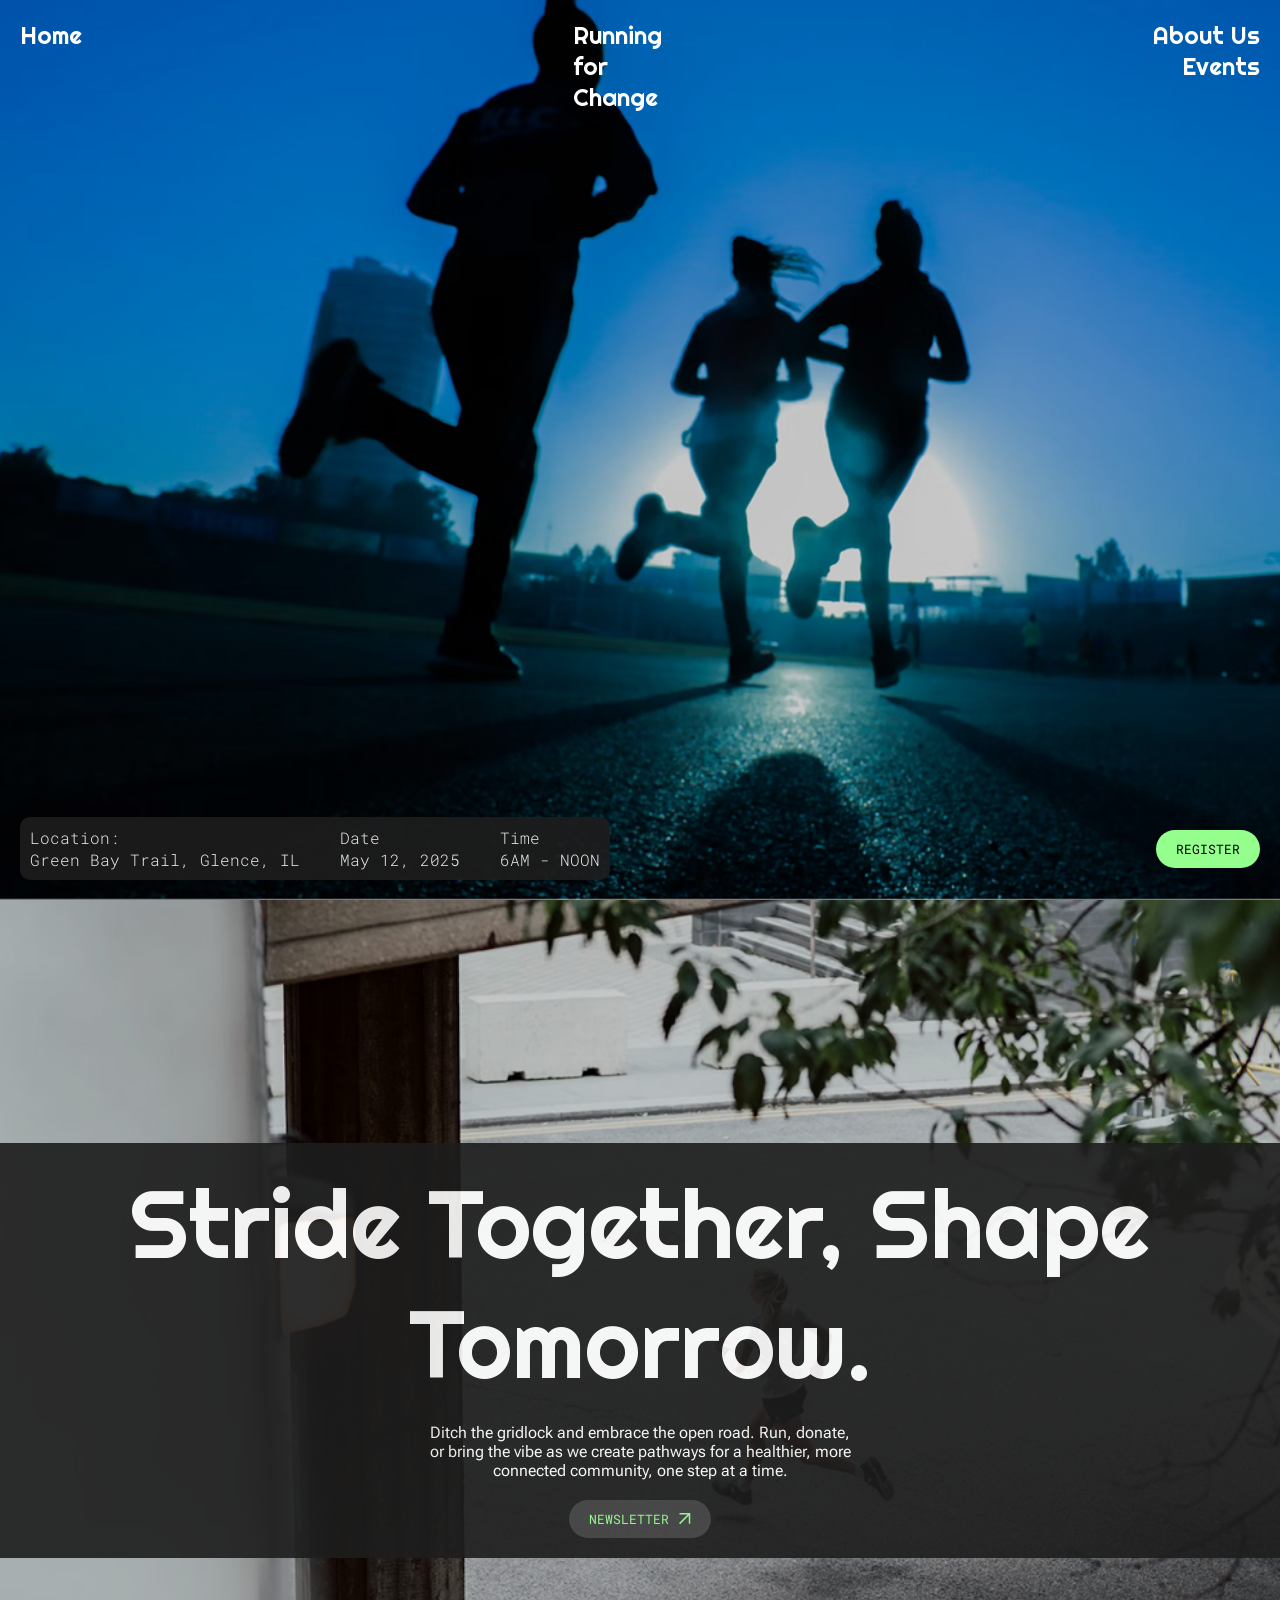
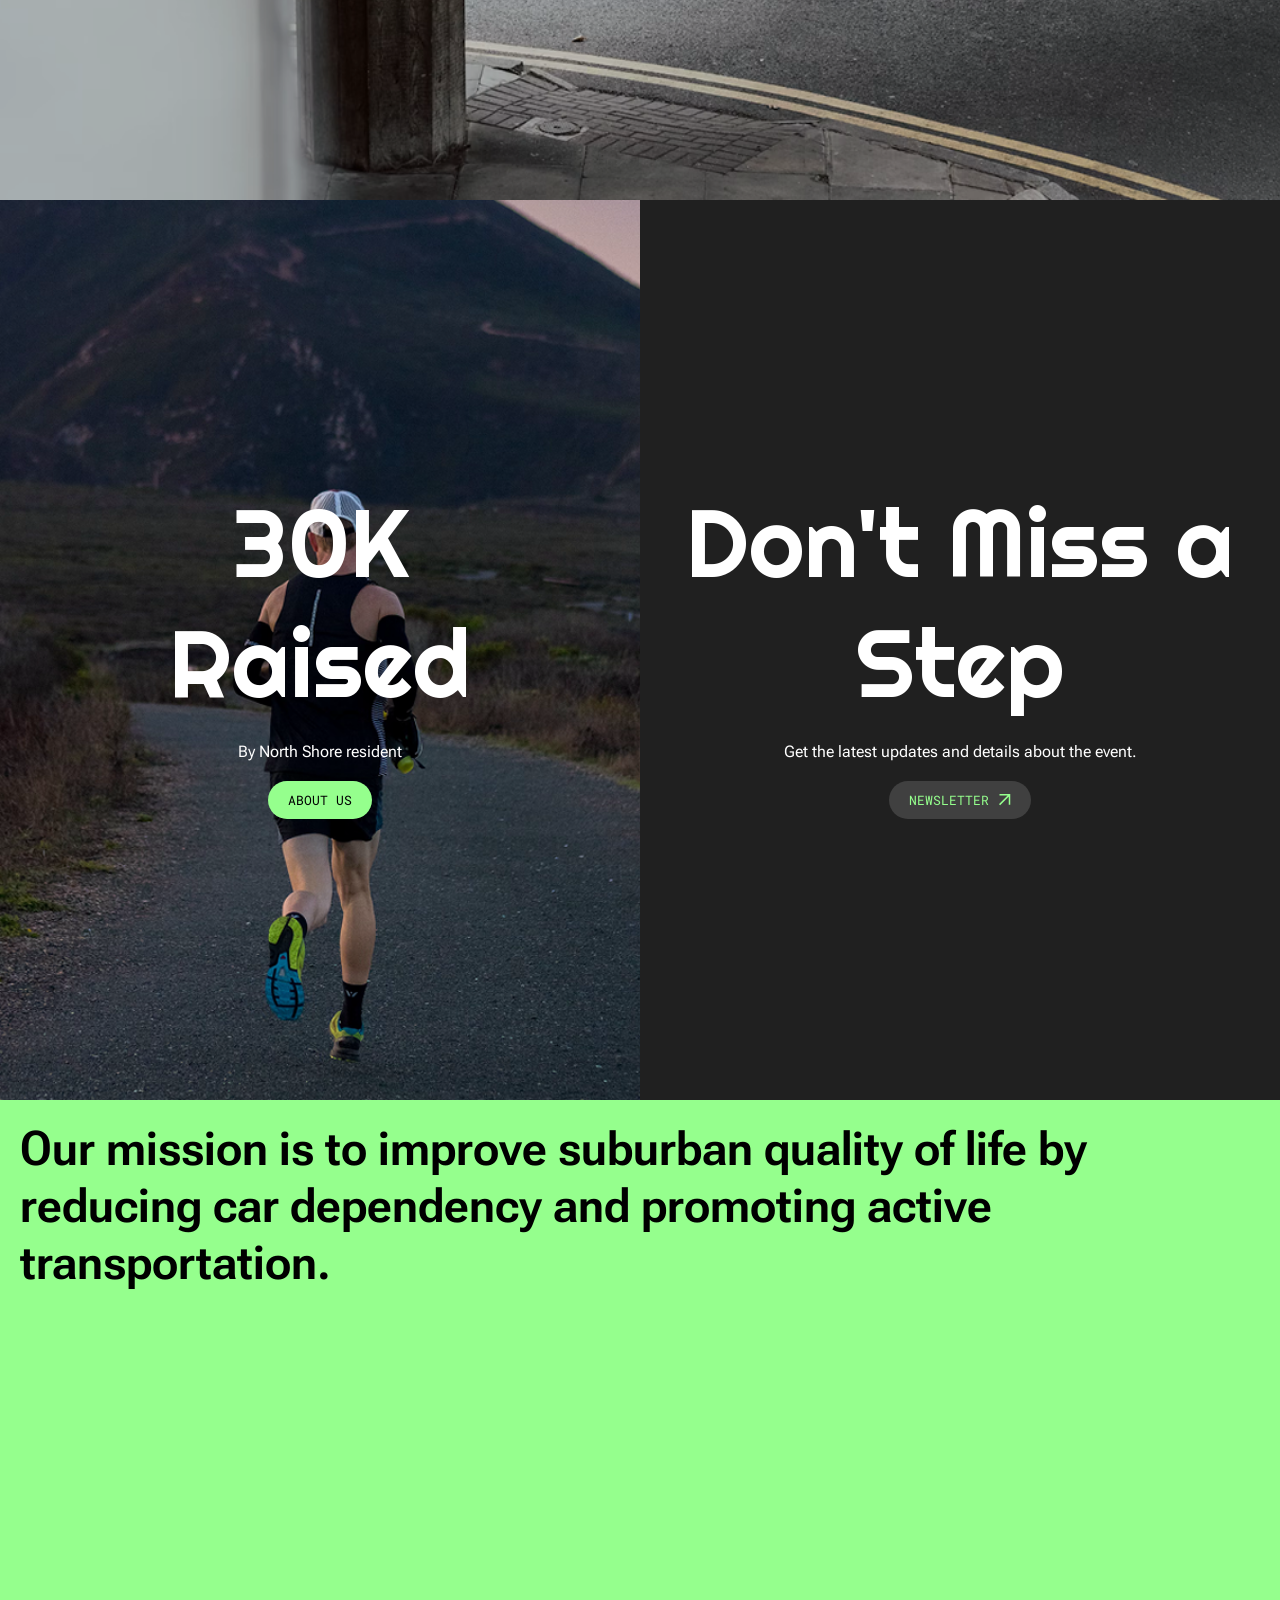
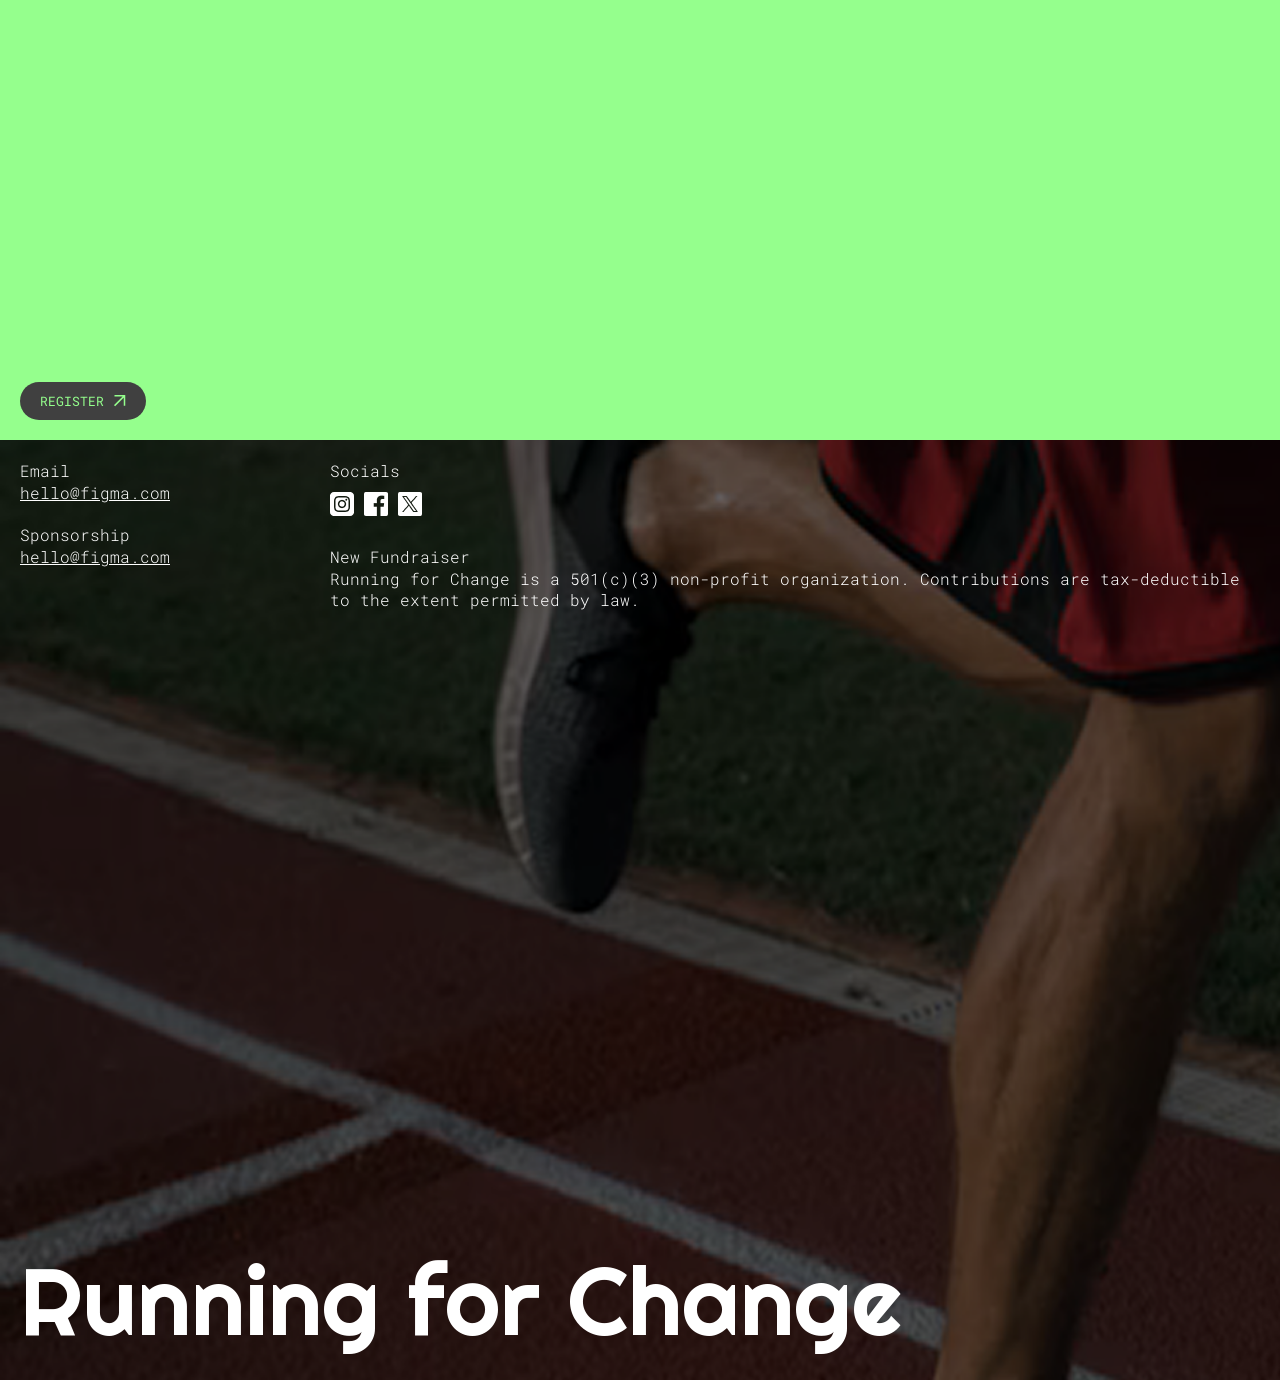
<file: index.html>
<!doctype html>
<html lang="en">
  <head>
    <meta charset="UTF-8" />
    <meta name="viewport" content="width=device-width, initial-scale=1.0" />
    <link rel="preconnect" href="https://fonts.googleapis.com" />
    <link rel="preconnect" href="https://fonts.gstatic.com" crossorigin />
    <link
      href="https://fonts.googleapis.com/css2?family=Righteous&display=swap"
      rel="stylesheet"
    />
    <link rel="preconnect" href="https://fonts.googleapis.com" />
    <link rel="preconnect" href="https://fonts.gstatic.com" crossorigin />
    <link
      href="https://fonts.googleapis.com/css2?family=Roboto+Mono:ital,wght@0,100..700;1,100..700&display=swap"
      rel="stylesheet"
    />
    <link rel="preconnect" href="https://fonts.googleapis.com" />
    <link rel="preconnect" href="https://fonts.gstatic.com" crossorigin />
    <link
      href="https://fonts.googleapis.com/css2?family=Roboto+Flex:opsz,wght,XOPQ,XTRA,YOPQ,YTDE,YTFI,YTLC,YTUC@8..144,100..1000,96,468,79,-203,738,514,712&display=swap"
      rel="stylesheet"
    />
    <link rel="stylesheet" href="style/home.css" />
    <link rel="stylesheet" href="style/styles.css" />
    <title>Home</title>
  </head>
  <body>
    <section class="hero">
      <nav>
        <ul class="navbar">
          <li><a href="#">Home</a></li>
          <li>
            <p class="heading3">
              <span>Running</span>
              <span>for</span>
              <span>Change</span>
            </p>
          </li>
          <div class="nav-right">
            <li><a href="/pages/about.html">About Us</a></li>
            <li><a href="/pages/event.html">Events</a></li>
          </div>
        </ul>
      </nav>

      <div class="container-hero">
        <div class="card-address">
          <div>
            <label>Location:</label>
            <p>Green Bay Trail, Glence, IL</p>
          </div>

          <div>
            <label>Date</label>
            <p>May 12, 2025</p>
          </div>

          <div>
            <label>Time</label>
            <p>6AM - NOON</p>
          </div>
        </div>

        <button class="main-button">REGISTER</button>
      </div>
    </section>

    <section class="secondary-hero">
      <div class="container-secondary-hero">
        <p class="heading1">Stride Together, Shape Tomorrow.</p>
        <p class="desc">
          Ditch the gridlock and embrace the open road. Run, donate, or bring
          the vibe as we create pathways for a healthier, more connected
          community, one step at a time.
        </p>
        <button class="secondary-button">
          NEWSLETTER <img src="assets/icon/Arrow_ icon.png" alt="" />
        </button>
      </div>
    </section>

    <section class="third-hero">
      <div class="left-container">
        <p class="heading1">
          30K <br />
          Raised
        </p>
        <p class="desc">By North Shore resident</p>
        <button class="main-button">ABOUT US</button>
      </div>
      <div class="right-container">
        <p class="heading1">Don't Miss a Step</p>
        <p class="desc">Get the latest updates and details about the event.</p>
        <button class="secondary-button">
          NEWSLETTER <img src="assets/icon/Arrow_ icon.png" alt="" />
        </button>
      </div>
    </section>

    <section class="fourth-section">
      <p>
        Our mission is to improve suburban quality of life by reducing car
        dependency and promoting active transportation.
      </p>
      <button class="secondary-button">
        REGISTER <img src="assets/icon/Arrow_ icon.png" alt="" />
      </button>
    </section>

    <section class="footer">
      <footer>
        <div class="container-footer">
          <div class="contact">
            <div>
              <label>Email</label>
              <p><a href="#">hello@figma.com</a></p>
            </div>
            <div>
              <label>Sponsorship</label>
              <p><a href="#">hello@figma.com</a></p>
            </div>
          </div>
          <div class="socmed">
            <div>
              <label>Socials</label>
              <div class="socmed-icon">
                <img src="assets/icon/instagram icon.png" alt="" />
                <img src="assets/icon/facebook icon.png" alt="" />
                <img src="assets/icon/x icon.png" alt="" />
              </div>
            </div>
            <div>
              <label>New Fundraiser</label>
              <p>
                Running for Change is a 501(c)(3) non-profit organization.
                Contributions are tax-deductible to the extent permitted by law.
              </p>
            </div>
          </div>
        </div>
        <p class="heading-footer">Running for Change</p>
      </footer>
    </section>
  </body>
</html>
</file>
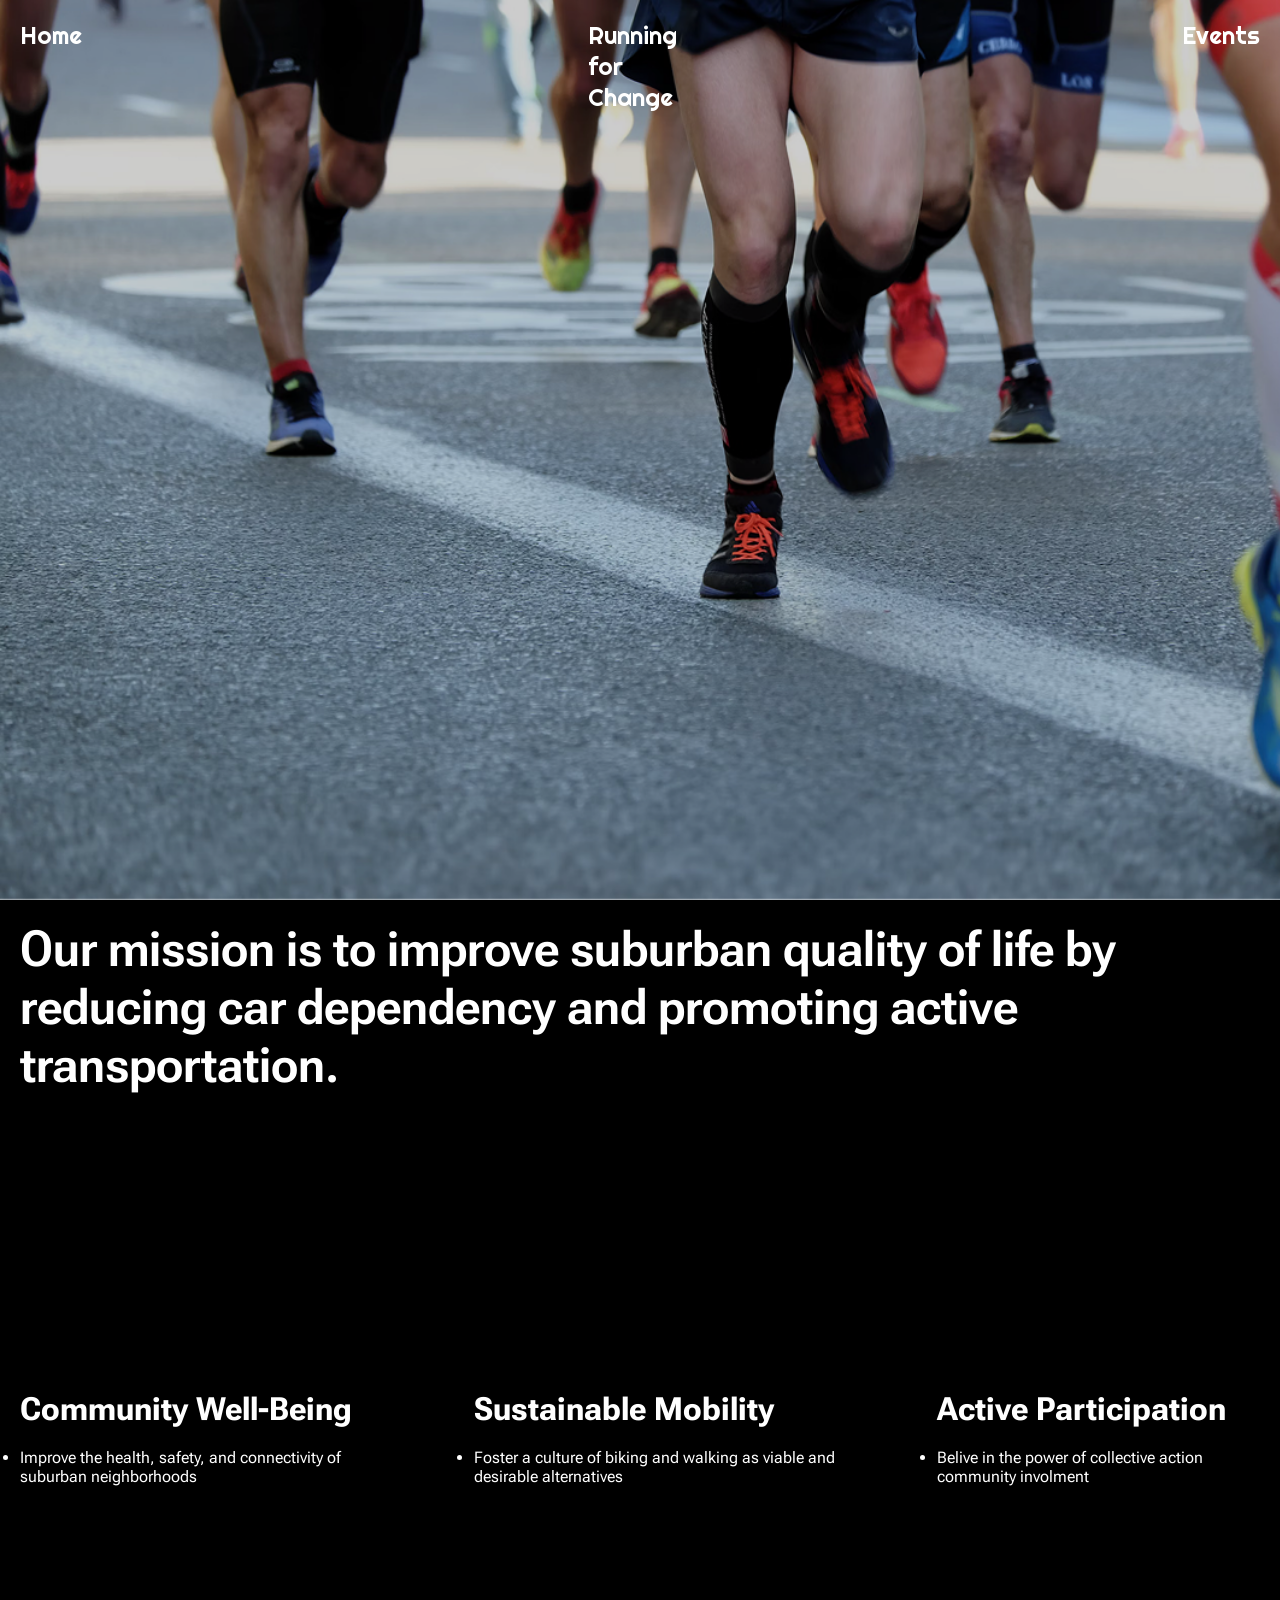
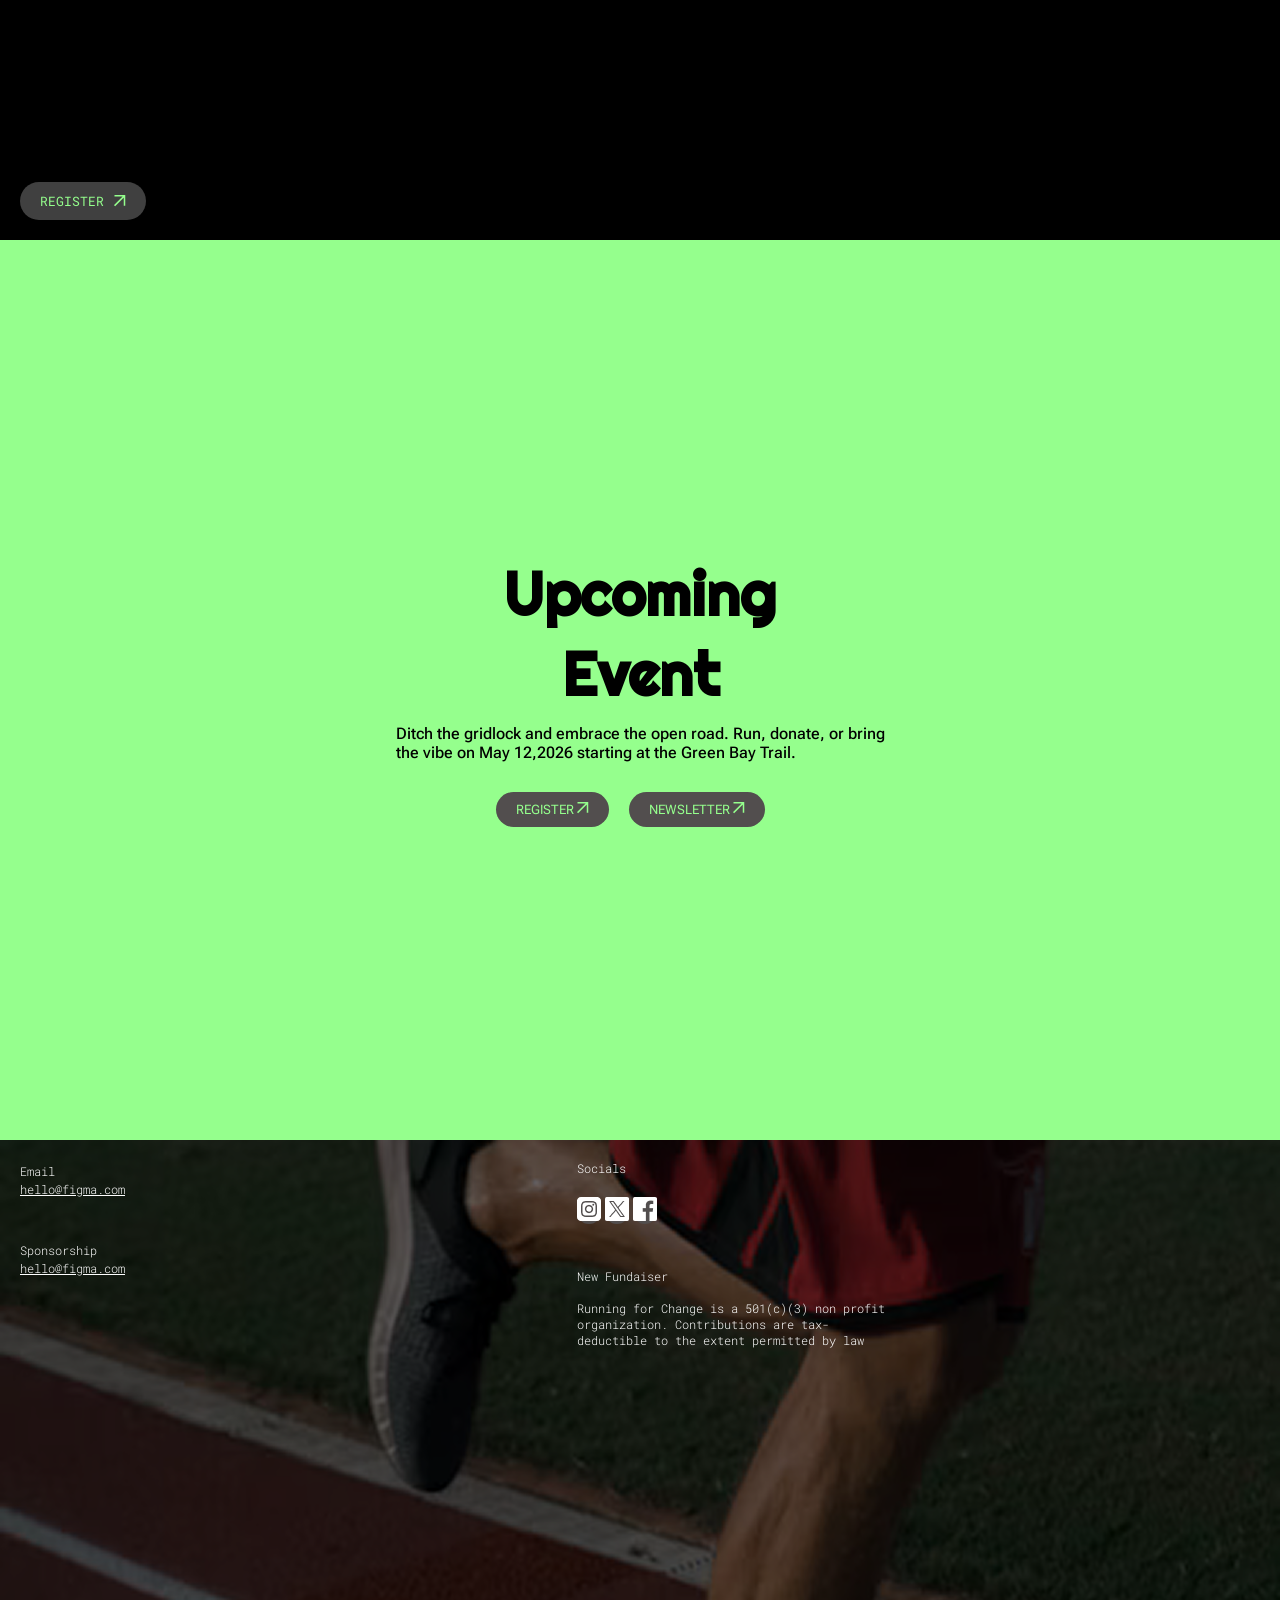
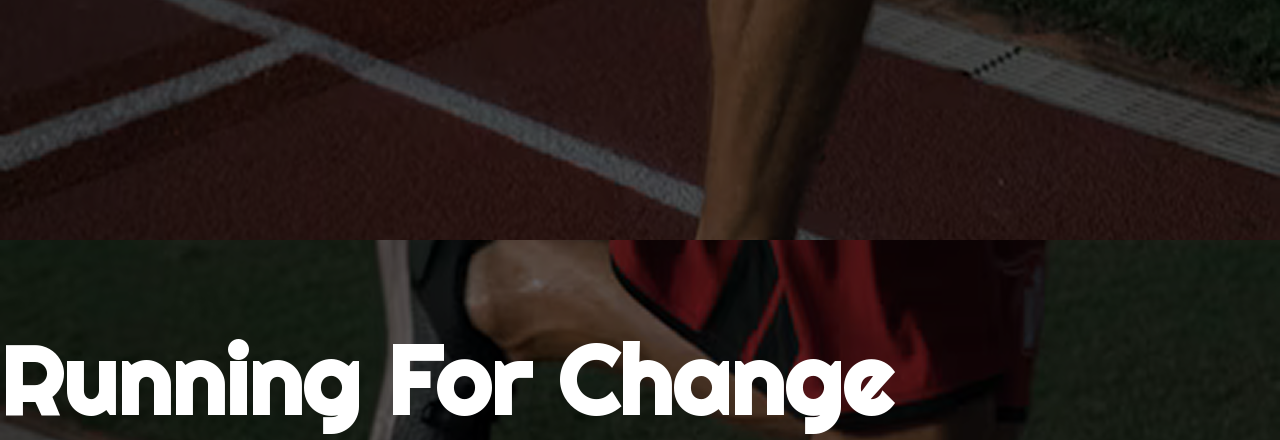
<file: pages/about.html>
<!doctype html>
<html lang="id">
  <head>
    <meta charset="UTF-8" />
    <meta name="viewport" content="width=device-width, initial-scale=1.0" />
    <title>About</title>
    <link rel="preconnect" href="https://fonts.googleapis.com" />
    <link rel="preconnect" href="https://fonts.gstatic.com" crossorigin />
    <link
      href="https://fonts.googleapis.com/css2?family=Righteous&display=swap"
      rel="stylesheet"
    />
    <link rel="preconnect" href="https://fonts.googleapis.com" />
    <link rel="preconnect" href="https://fonts.gstatic.com" crossorigin />
    <link
      href="https://fonts.googleapis.com/css2?family=Roboto+Mono:ital,wght@0,100..700;1,100..700&display=swap"
      rel="stylesheet"
    />
    <link rel="preconnect" href="https://fonts.googleapis.com" />
    <link rel="preconnect" href="https://fonts.gstatic.com" crossorigin />
    <link
      href="https://fonts.googleapis.com/css2?family=Roboto+Flex:opsz,wght,XOPQ,XTRA,YOPQ,YTDE,YTFI,YTLC,YTUC@8..144,100..1000,96,468,79,-203,738,514,712&display=swap"
      rel="stylesheet"
    />
    <link rel="stylesheet" href="../style/styles.css" />
    <link rel="stylesheet" href="../style/about.css" />
  </head>
  <body>
    <!-- section pertama -->
    <section class="hero">
      <nav>
        <ul class="navbar">
          <li><a href="../index.html">Home</a></li>
          <li>
            <p class="heading3">
              <span>Running</span>
              <span>for</span>
              <span>Change</span>
            </p>
          </li>
          <div class="nav-right">
            <li><a href="../pages/event.html">Events</a></li>
          </div>
        </ul>
      </nav>
    </section>
    <!-- section kedua -->
    <section class="secondary-hero">
      <div class="container-secondary-hero">
        <p class="upper-text">
          Our mission is to improve suburban quality of life by reducing car
          dependency and promoting active transportation.
        </p>
        <div class="all-desc-content">
          <div class="desc-content">
            <h3>Community Well-Being</h3>
            <ul>
              <li>
                Improve the health, safety, and connectivity of suburban
                neighborhoods
              </li>
            </ul>
          </div>
          <div class="desc-content">
            <h3>Sustainable Mobility</h3>
            <ul>
              <li>
                Foster a culture of biking and walking as viable and desirable
                alternatives
              </li>
            </ul>
          </div>
          <div class="desc-content">
            <h3>Active Participation</h3>
            <ul>
              <li>
                Belive in the power of collective action community involment
              </li>
            </ul>
          </div>
        </div>
        <button class="secondary-button">
          REGISTER <img src="/assets/icon/Arrow_ icon.png" alt="" />
        </button>
      </div>
    </section>
    <!-- section ketiga -->
    <section class="third-hero">
      <div>
        <div class="title-mid">
          <h1>
            Upcoming <br />
            Event
          </h1>
        </div>
        <div class="above-title-mid">
          <p>
            Ditch the gridlock and embrace the open road. Run, donate, or
            bring<br />
            the vibe on May 12,2026 starting at the Green Bay Trail.
          </p>
        </div>
        <div class="all-button-content">
          <div class="button-content">
            <button>
              REGISTER <img src="/assets/icon/Arrow_ icon.png" alt="" />
            </button>
          </div>
          <div class="button-content">
            <button>
              NEWSLETTER <img src="/assets/icon/Arrow_ icon.png" alt="" />
            </button>
          </div>
        </div>
      </div>
    </section>
    <!-- section ke empat -->
    <section class="footer">
      <div class="text-content">
        <div class="upper-section">
          <div class="upper-content1">
            <span
              >Email
              <p style="text-decoration: underline">hello@figma.com</p></span
            ><br /><br />
            <span
              >Sponsorship<br />
              <p style="text-decoration: underline">hello@figma.com</p></span
            >
          </div>
          <div class="upper-content2">
            <div class="sosials">
              <p>Socials</p>
              <br />
              <button class="social-button">
                <img src="/assets/icon/instagram icon.png" alt="" />
              </button>
              <button class="social-button">
                <img src="/assets/icon/x icon.png" alt="" />
              </button>
              <button class="social-button">
                <img src="/assets/icon/facebook icon.png" alt="" />
              </button>
              <br />
              <br />
              <br />
              <p>
                New Fundaiser <br /><br />
                Running for Change is a 501(c)(3) non profit <br />
                organization. Contributions are tax-<br />
                deductible to the extent permitted by law
              </p>
            </div>
          </div>
        </div>
        <div class="footer-section">
          <h1>Running For Change</h1>
        </div>
      </div>
    </section>
  </body>
</html>
</file>
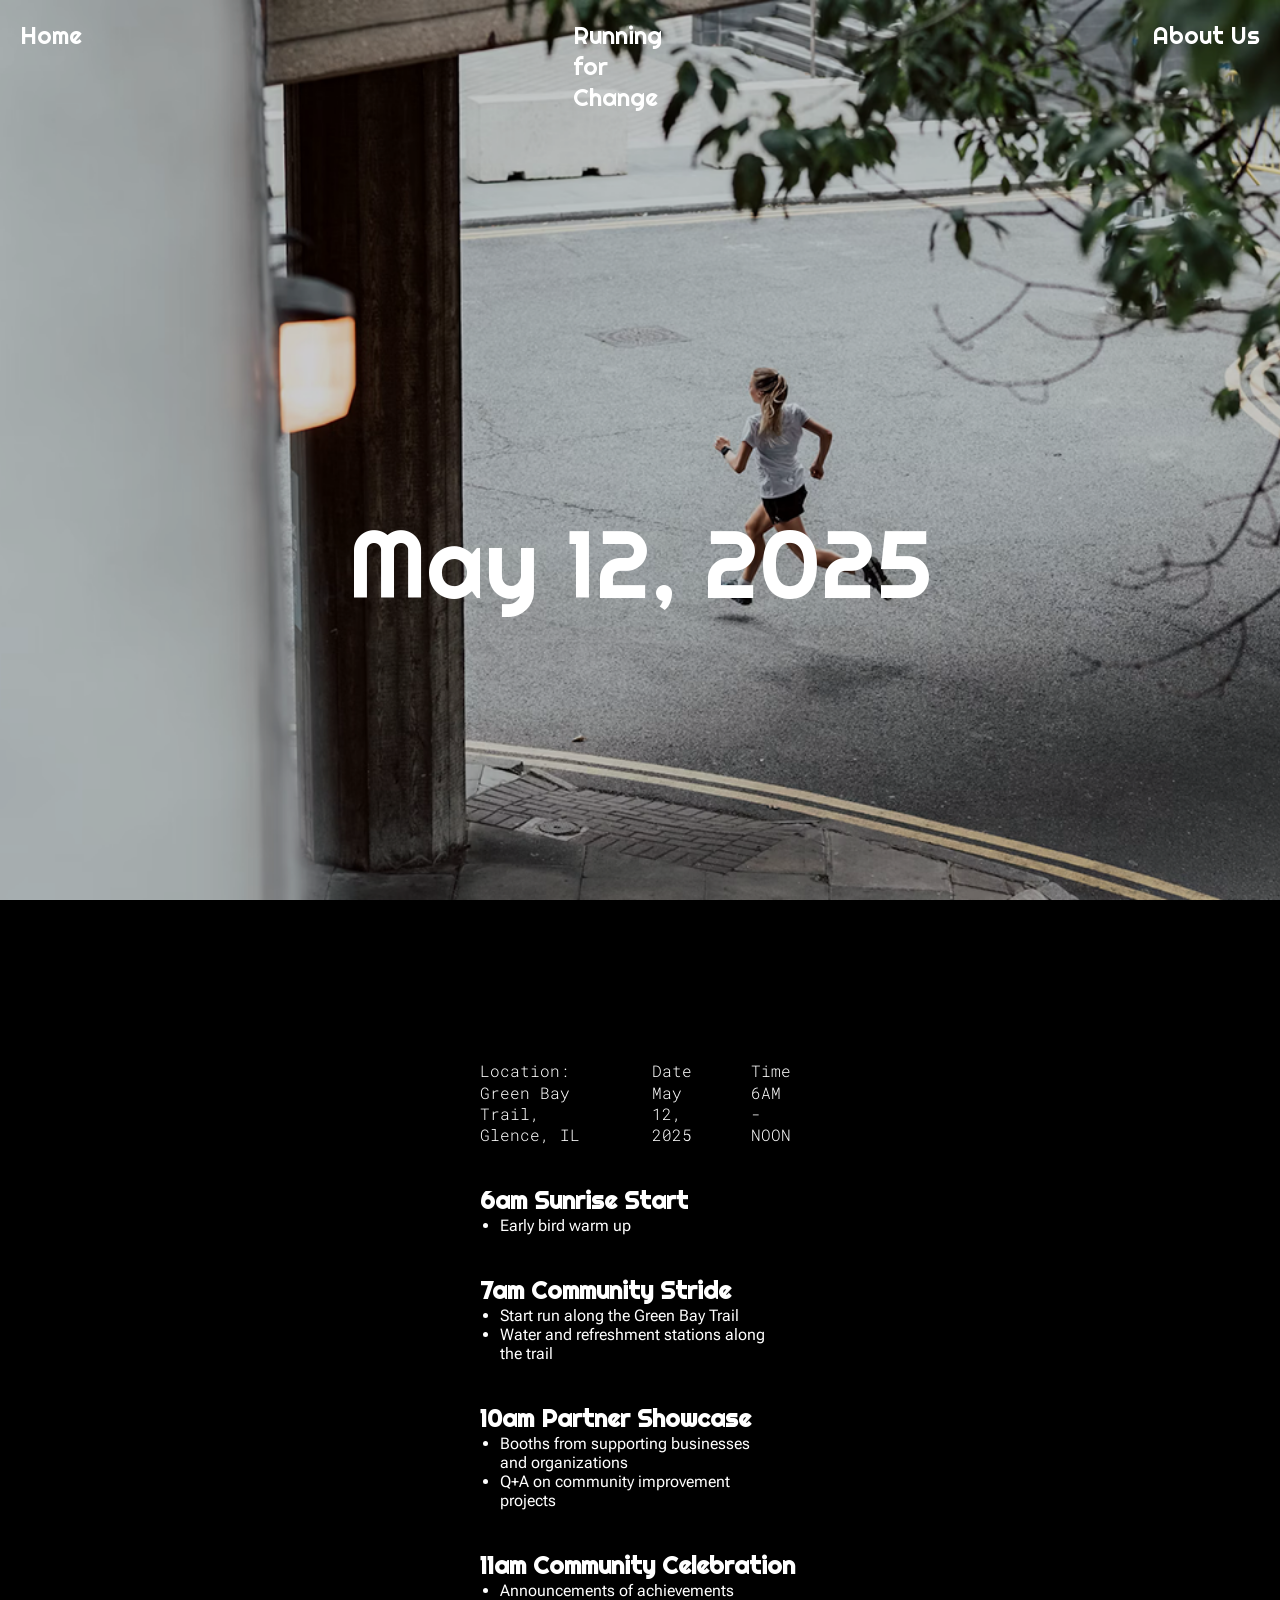
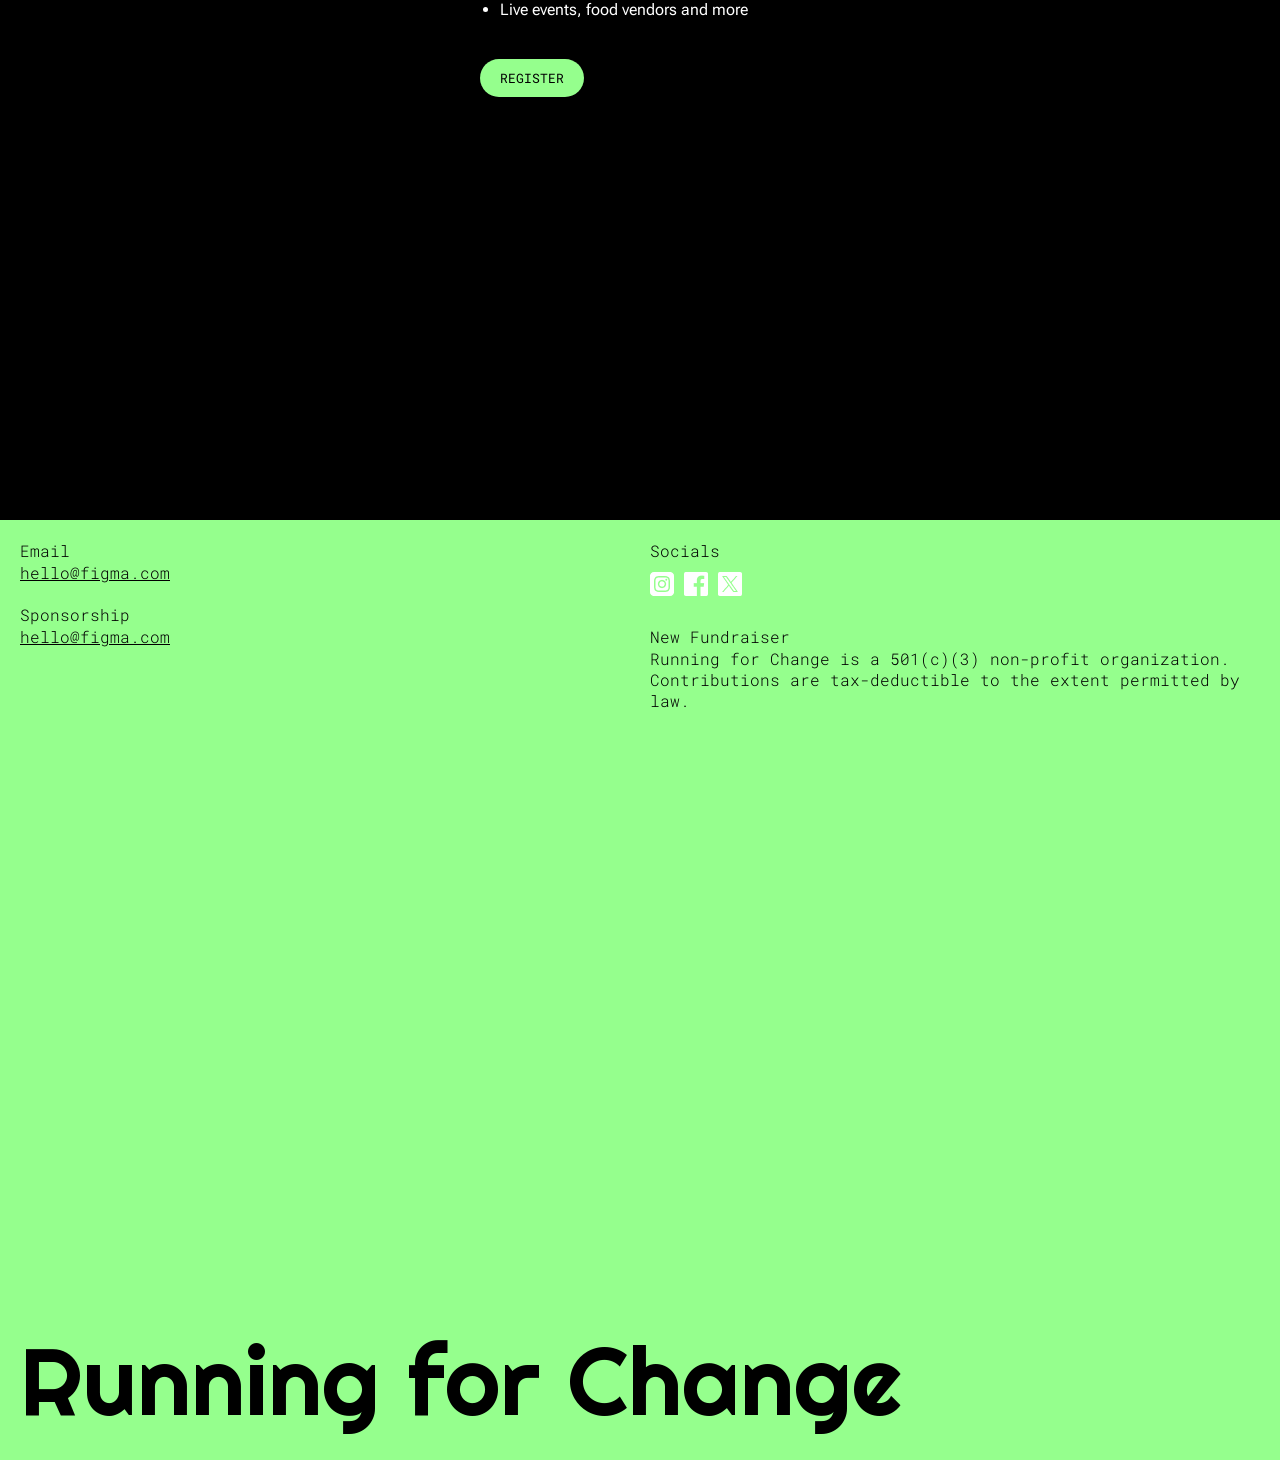
<file: pages/event.html>
<!doctype html>
<html lang="en">
  <head>
    <meta charset="UTF-8" />
    <meta name="viewport" content="width=device-width, initial-scale=1.0" />
    <link rel="preconnect" href="https://fonts.googleapis.com" />
    <link rel="preconnect" href="https://fonts.gstatic.com" crossorigin />
    <link
      href="https://fonts.googleapis.com/css2?family=Righteous&display=swap"
      rel="stylesheet"
    />
    <link rel="preconnect" href="https://fonts.googleapis.com" />
    <link rel="preconnect" href="https://fonts.gstatic.com" crossorigin />
    <link
      href="https://fonts.googleapis.com/css2?family=Roboto+Mono:ital,wght@0,100..700;1,100..700&display=swap"
      rel="stylesheet"
    />
    <link rel="preconnect" href="https://fonts.googleapis.com" />
    <link rel="preconnect" href="https://fonts.gstatic.com" crossorigin />
    <link
      href="https://fonts.googleapis.com/css2?family=Roboto+Flex:opsz,wght,XOPQ,XTRA,YOPQ,YTDE,YTFI,YTLC,YTUC@8..144,100..1000,96,468,79,-203,738,514,712&display=swap"
      rel="stylesheet"
    />
    <link rel="stylesheet" href="/style/event.css" />
    <link rel="stylesheet" href="/style/styles.css" />
    <title>Event</title>
  </head>
  <body>
    <!-- hero section start -->

    <section class="hero">
      <nav>
        <ul class="navbar">
          <li><a href="/pages/index.html">Home</a></li>
          <li>
            <p class="heading3">
              <span>Running</span>
              <span>for</span>
              <span>Change</span>
            </p>
          </li>
          <div class="nav-right">
            <li><a href="/pages/about.html">About Us</a></li>
          </div>
        </ul>
      </nav>
      <div class="container">
        <div class="container-text">
          <p class="heading1">May 12, 2025</p>
        </div>
      </div>
    </section>

    <!-- hero section end -->

    <!-- secondary-section start -->

    <section class="secondary-section">
      <div class="card-address">
        <div>
          <label>Location:</label>
          <p>Green Bay Trail, Glence, IL</p>
        </div>

        <div>
          <label>Date</label>
          <p>May 12, 2025</p>
        </div>

        <div>
          <label>Time</label>
          <p>6AM - NOON</p>
        </div>
      </div>

      <div class="card-time">
        <div>
          <h1>6am Sunrise Start</h1>
          <ul>
            <li>Early bird warm up</li>
          </ul>
        </div>
        <div>
          <h1>7am Community Stride</h1>
          <ul>
            <li>Start run along the Green Bay Trail</li>
            <li>Water and refreshment stations along the trail</li>
          </ul>
        </div>
        <div>
          <h1>10am Partner Showcase</h1>
          <ul>
            <li>Booths from supporting businesses and organizations</li>
            <li>Q+A on community improvement projects</li>
          </ul>
        </div>
        <div>
          <h1>11am Community Celebration</h1>
          <ul>
            <li>Announcements of achievements</li>
            <li>Live events, food vendors and more</li>
          </ul>
        </div>
        <button class="main-button">REGISTER</button>
      </div>
    </section>

    <!-- secondary-section end -->

    <!-- footer start -->
    <section class="footer">
      <footer>
        <div class="container-footer">
          <div class="contact">
            <div>
              <label>Email</label>
              <p><a href="#">hello@figma.com</a></p>
            </div>
            <div>
              <label>Sponsorship</label>
              <p><a href="#">hello@figma.com</a></p>
            </div>
          </div>
          <div class="socmed">
            <div>
              <label>Socials</label>
              <div class="socmed-icon">
                <img src="../assets/icon/instagram icon.png" alt="" />
                <img src="../assets/icon/facebook icon.png" alt="" />
                <img src="../assets/icon/x icon.png" alt="" />
              </div>
            </div>
            <div>
              <label>New Fundraiser</label>
              <p>
                Running for Change is a 501(c)(3) non-profit organization.
                Contributions are tax-deductible to the extent permitted by law.
              </p>
            </div>
          </div>
        </div>
        <p class="heading-footer">Running for Change</p>
      </footer>
    </section>
    <!-- footer end -->
  </body>
</html>
</file>
<file: style/home.css>
.hero {
  background-image: url("../assets/img/thumbnail.png");
  height: 100vh;
  background-repeat: no-repeat;
  background-size: cover;
  display: flex;
  flex-direction: column;
  justify-content: space-between;
}

.hero a {
  text-decoration: none;
  color: white;
}

.navbar {
  display: flex;
  list-style: none;
  padding: 20px;
  justify-content: space-between;
}

.navbar a {
  font-size: 1.5rem;
}

.heading3 {
  display: flex;
  flex-direction: column;
  font-size: 1.5rem;
  color: white;
}

.nav-right {
  align-items: flex-end;
  display: flex;
  flex-direction: column;
}

.nav-right li a {
  display: block;
}

.card-address {
  background-color: #1d1d1d;
  opacity: 90%;
  font-weight: lighter;
  padding: 10px 10px 10px 10px;
  border-radius: 10px 10px 10px 10px;
  display: flex;
  gap: 40px;
  color: white;
}

.card-address label,
.card-address p {
  font-family: "Roboto Mono", monospace;
  font-weight: 300;
}

.container-hero {
  padding: 20px;
  display: flex;
  justify-content: space-between;
  align-items: center;
}

.secondary-hero {
  background-image: url("../assets/img/thumbnail-3.png");
  background-repeat: no-repeat;
  background-size: cover;
  height: 100vh;
  display: flex;
  justify-content: center;
  align-items: center;
}

.container-secondary-hero {
  background: #1d1d1d;
  opacity: 90%;
  flex-direction: column;
  gap: 20px;
  padding: 20px;
  display: flex;
  justify-content: center;
  align-items: center;
}

.heading1 {
  font-size: 6rem;
  color: white;
  text-align: center;
}

.desc {
  color: white;
  font-family: "Roboto Flex", sans-serif;
  text-align: center;
}

.container-secondary-hero .desc {
  padding-left: 33%;
  padding-right: 33%;
}

.third-hero {
  display: flex;
}

.left-container {
  background-image: url("../assets/img/left.png");
  height: 100vh;
  width: 100vw;
  background-repeat: no-repeat;
  background-size: cover;
  text-align: center;
  display: flex;
  flex-direction: column;
  justify-content: center;
  align-items: center;
  gap: 20px;
}

.right-container {
  background-color: #202020;
  height: 100vh;
  width: 100vw;
  text-align: center;
  display: flex;
  flex-direction: column;
  justify-content: center;
  align-items: center;
  gap: 20px;
}

.fourth-section {
  background-color: #95ff8d;
  height: 100vh;
  display: flex;
  flex-direction: column;
  justify-content: space-between;
  align-items: start;
  padding: 20px;
}

.fourth-section p {
  font-family: "Roboto Flex", sans-serif;
  font-weight: 600;
  font-size: 3rem;
}

.footer {
  background-image: url("../assets/img/footer.png");
  height: 100vh;
  padding: 20px;
  background-repeat: no-repeat;
  background-size: cover;
}

footer {
  display: flex;
  flex-direction: column;
  height: 100%;
  justify-content: space-between;
}

.contact label,
.socmed label,
.contact p a,
.socmed p {
  font-family: "Roboto Mono", monospace;
  font-weight: 300;
  color: white;
}

.contact {
  display: flex;
  flex-direction: column;
  gap: 20px;
}

.socmed {
  display: flex;
  flex-direction: column;
  gap: 20px;
}

.socmed-icon {
  margin: 10px 0;
  display: flex;
  gap: 10px;
}

.container-footer {
  display: flex;
  gap: 30rem;
}

.heading-footer {
  font-size: 6rem;
  color: white;
}

@media (min-width: 768px) and (max-width: 1280px) {
    /* Style untuk tampilan landscape */
    .container-footer {
      gap: 10rem;
    }
}

@media (max-width: 480px) {

    .navbar a, .heading3 {
      font-size: 1.3rem;
    }

    .heading1 {
      font-size: 3rem;
    }

    .container-hero {
      flex-wrap: wrap;
      gap: 50px;
    }

    .container-secondary-hero .desc {
      padding-left: 0%;
      padding-right: 0%;
    }

    .third-hero {
      flex-wrap: wrap;
    }

    .heading-footer {
      font-size: 2rem;
    }

    .container-footer {
      flex-wrap: wrap;
      gap: 20px;
    }
}
</file>
<file: style/styles.css>
* {
    margin: 0;
    padding: 0;
    font-family: "Righteous", sans-serif;
    font-style: normal;
 }
 

 .main-button {
    font-family: 'Roboto Mono', monospace;
    font-weight: 400;
    background-color: #95FF8D;
    padding: 10px 20px;
    border: none; 
    border-radius: 50px 50px;
 }

 .secondary-button {
    font-family: 'Roboto Mono', monospace;
    font-weight: 400;
    background-color: #404040;
    display: flex;
    justify-content: center;
    align-items: center;
    gap: 10px;
    color: #95FF8D;
    padding: 10px 20px;
    border: none;
    border-radius: 50px 50px;
 }
</file>
<file: style/about.css>
/* section pertama */
.hero {
    background-image: url('../assets/img/thumbnail-2.png');
    height: 100vh;
    background-repeat: no-repeat;
    background-size: cover;
    display: flex;
    flex-direction: column;
    justify-content: space-between;
}
a{
    color: white;
    text-decoration: none;
}
.navbar{
    display: flex;
    list-style: none;
    padding: 20px;
    justify-content: space-between;
    font-size: 1.5rem;
    color: white;

}
.nav-right {
    align-items: flex-end;
    display: flex;
    flex-direction: column; 

}
.heading3 {
    display: flex;
    flex-direction: column;
    font-size: 1.5rem;
    color: white;
}
/* section kedua */
.secondary-hero {
    background-color: black;
    background-repeat: no-repeat;
    background-size: cover;
    height: 100vh;
    padding: 20px;
   
 }
 .upper-text,.all-desc-content, .all-desc-content h3,.all-desc-content ul li{
    color: white;
    font-family: "Roboto Flex";
 }
 .all-desc-content h3{
    font-size: 2rem;
    padding-bottom: 20px;
 }

 .container-secondary-hero {
    display: flex;
    flex-direction: column;
    justify-content: space-between;
    align-items: start;
    height: 100%;
 }
 .upper-text{
     font-size: 50px;
    font-weight: 600;
 }
 .all-desc-content{
    display: grid;
    grid-template-columns: repeat(auto-fit, minmax(250px, 1fr));    
    gap: 70px;
    display: flex;
    align-items: center;
    justify-content: center;
    height: 100%;

 }
 /* section ketiga */
.third-hero{
  background-color: #95ff8d;
  height: 100vh;
  display: flex;
  justify-content: center;
  align-items: center;
}
.title-mid{
    text-align: center;
    font-size: 2.5rem;
    line-height: 5rem;
}

.above-title-mid p{
    font-family: "Roboto Flex";
    padding:10px 20px;
    font-weight: 500;
}
.all-button-content{
    margin-top: 20px;
    display: flex;
    justify-content: center;
    align-items: center;
}
.button-content{
    margin-right: 20px;
}
button{
    border-radius: 20px;
    padding: 10px 20px;
    font-family: "Roboto Flex";
    background-color:#524e4e ;
    border-style: none;
    color: #95ff8d;
    cursor: pointer;
}
.footer{
    background-image: url(/assets/img/footer.png) ;
    height: 100vh;
    flex-direction: column;
   justify-content: space-between;
}
.text-content{
    height: 100vh;
    display: flex;
    flex-direction: column;
    justify-content: space-between;
}
.upper-section{
     display: grid;
     grid-template-columns: 1fr 1.3fr;
}

.upper-content1 span,.upper-content1 p,.upper-content2 p{
    color: white;
    font-family: "Roboto Mono", monospace;
    font-weight: 300;
    font-size: 12px;
}
.upper-content1,.upper-content2 {
    padding:20px 20px;
}


.social-button{
    padding:0px 0px;
}
.footer-section{
   color: white;
   font-size: 4rem;
   text-align: bottom;
   display: flex;
   

   
}
</file>
<file: style/event.css>
/* hero section start */

.hero {
  background-image: url("../assets/img/thumbnail-3.png");
  height: 100vh;
  background-repeat: no-repeat;
  background-size: cover;
}

.hero a {
  text-decoration: none;
  color: white;
}

.heading1 {
  font-size: 6rem;
  color: white;
  text-align: center;
}

.navbar {
  display: flex;
  list-style: none;
  padding: 20px 20px 0 20px;
  justify-content: space-between;
}

.navbar a {
  font-size: 1.5rem;
}

.heading3 {
  display: flex;
  flex-direction: column;
  font-size: 1.5rem;
  color: white;
}
/* hero section end */

/* container hero start*/

.container {
  height: 100%;
}

.container-text {
  display: flex;
  justify-content: center;
  align-items: center;
  height: 100%;
}

/* container hero end*/

/* secondary-section start */

.secondary-section {
  background-color: #000000;
  padding: 10rem 30rem;
  height: 100vh;
  color: white;
  display: flex;
  flex-direction: column;
  align-items: flex-start;
  gap: 40px;
}

.card-address {
  border-radius: 10px 10px 10px 10px;
  display: flex;
  gap: 40px;
  color: white;
}

.card-address label,
.card-address p {
  font-family: "Roboto Mono", monospace;
  font-weight: 300;
}

.card-time {
  font-family: "Roboto Flex", sans-serif;
  display: flex;
  flex-direction: column;
  align-items: start;
  gap: 40px;
}

.card-time li {
  font-family: "Roboto Flex", sans-serif;
  margin: 0 20px;
}

/* secondary-section end */


/* footer start */


.footer {
    background-color: #95FF8D;
    height: 100vh;
    padding: 20px;
}

footer {
  display: flex;
  flex-direction: column;
  height: 100%;
  justify-content: space-between;
}

.contact label,
.socmed label,
.contact p a,
.socmed p {
  font-family: "Roboto Mono", monospace;
  font-weight: 300;
  color: black;
}

.contact {
  display: flex;
  flex-direction: column;
  gap: 20px;
}

.socmed {
  display: flex;
  flex-direction: column;
  gap: 20px;
}

.socmed-icon {
  margin: 10px 0;
  display: flex;
  gap: 10px;
}

.container-footer {
  display: flex;
  gap: 30rem;
}

.heading-footer {
  font-size: 6rem;
  color: black;
}




/* footer end */
</file>
